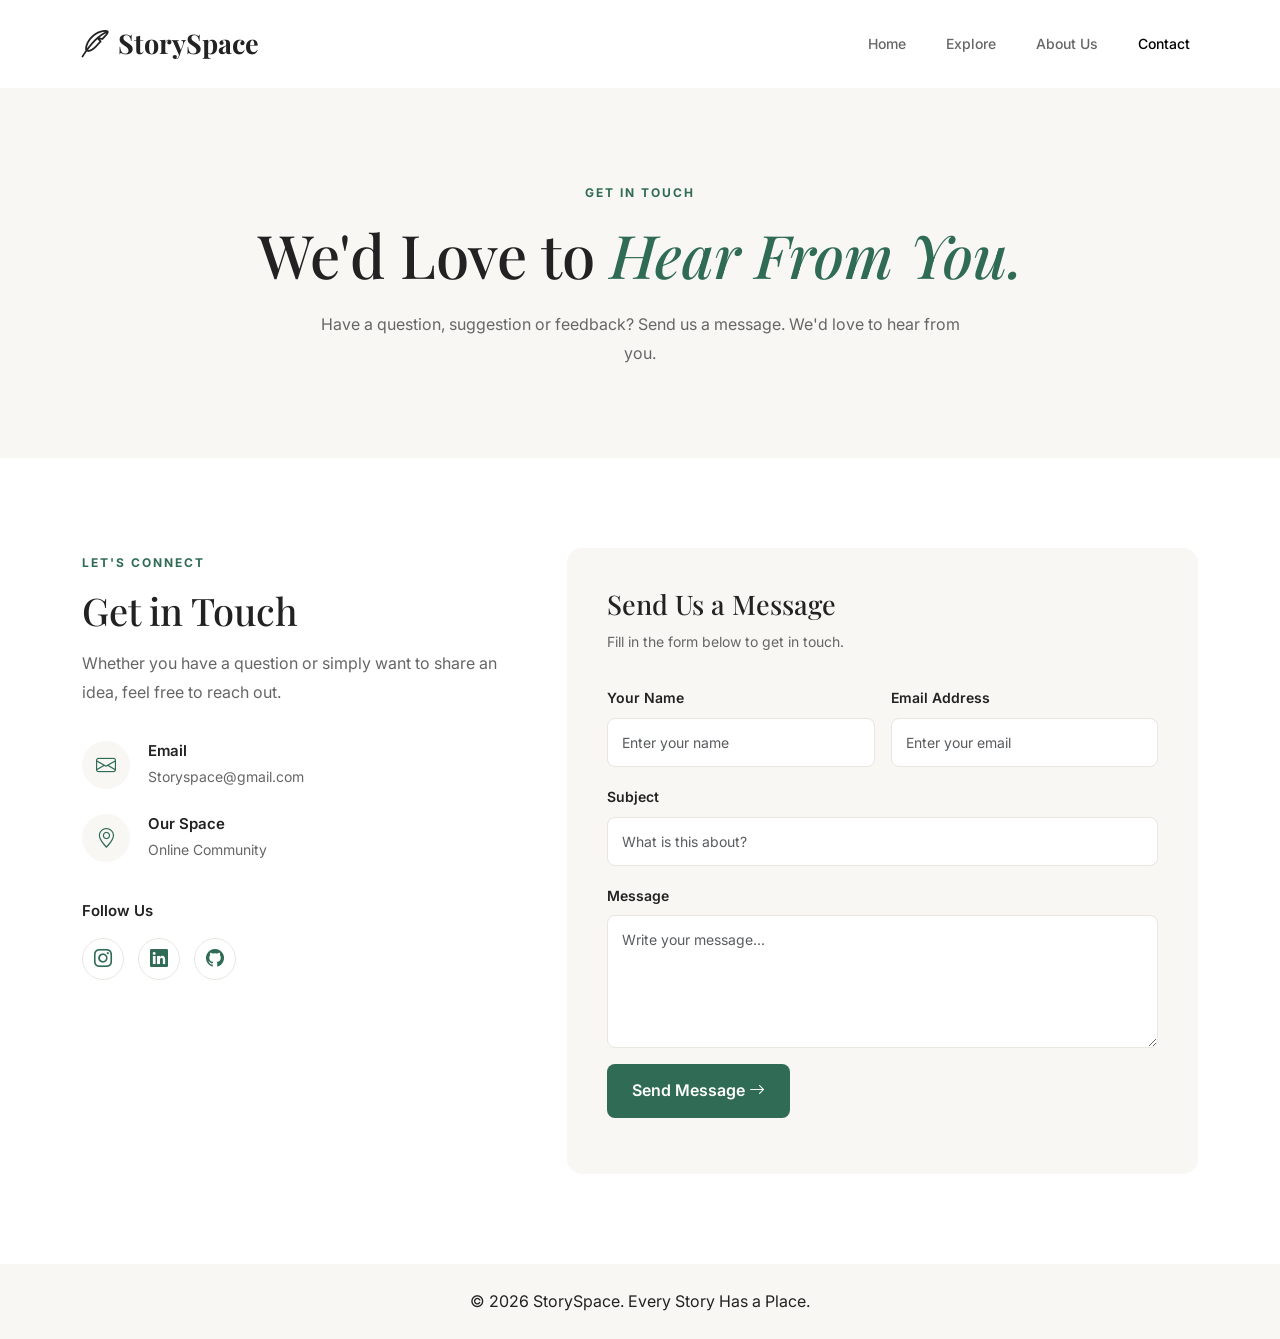
<file: pages/contact.html>
<!DOCTYPE html>
<html lang="en">
<head>
    <meta charset="UTF-8">
    <meta name="viewport" content="width=device-width, initial-scale=1.0">

    <title>Contact Us | StorySpace</title>

    <!-- Google Fonts -->
    <link rel="preconnect" href="https://fonts.googleapis.com">
    <link rel="preconnect" href="https://fonts.gstatic.com" crossorigin>

    <link href="https://fonts.googleapis.com/css2?family=Inter:wght@400;500;600;700&family=Playfair+Display:wght@500;600;700&display=swap" rel="stylesheet">

<!--Favicon --><link rel="icon" type="image/svg+xml" href="../assets/icons/favicon.svg">
    <!-- Bootstrap -->
    <link href="https://cdn.jsdelivr.net/npm/bootstrap@5.3.8/dist/css/bootstrap.min.css" rel="stylesheet">

    <!-- Bootstrap Icons -->
    <link href="https://cdn.jsdelivr.net/npm/bootstrap-icons@1.13.1/font/bootstrap-icons.min.css" rel="stylesheet">

    <!-- Custom CSS -->
    <link rel="stylesheet" href="../css/style.css">
    <link rel="stylesheet" href="../css/responsive.css">
    <link rel="stylesheet" href="../css/contact.css">
</head>

<body>

    <!-- Navbar -->
    <nav class="navbar navbar-expand-lg py-3 bg-white">
        <div class="container">

            <a class="navbar-brand" href="../index.html">
                <i class="bi bi-feather"></i>
                StorySpace
            </a>

            <button class="navbar-toggler" type="button"
                data-bs-toggle="collapse"
                data-bs-target="#contactNavbar">

                <span class="navbar-toggler-icon"></span>

            </button>

            <div class="collapse navbar-collapse" id="contactNavbar">

                <ul class="navbar-nav ms-auto gap-lg-4">

                    <li class="nav-item">
                        <a class="nav-link" href="../index.html">Home</a>
                    </li>

                    <li class="nav-item">
                        <a class="nav-link" href="explore.html">Explore</a>
                    </li>

                    <li class="nav-item">
                        <a class="nav-link" href="about.html">About Us</a>
                    </li>

                    <li class="nav-item">
                        <a class="nav-link active" href="contact.html">Contact</a>
                    </li>

                </ul>

            </div>

        </div>
    </nav>


    <!-- Contact Hero -->
    <section class="contact-hero">

        <div class="container text-center">

            <span class="contact-label">GET IN TOUCH</span>

            <h1>We'd Love to <span>Hear From You.</span></h1>

            <p>
                Have a question, suggestion or feedback?
                Send us a message. We'd love to hear from you.
            </p>

        </div>

    </section>


    <!-- Contact Section -->
    <section class="contact-section">

        <div class="container">

            <div class="row g-5">

                <!-- Contact Information -->
                <div class="col-lg-5">

                    <span class="contact-label">LET'S CONNECT</span>

                    <h2>Get in Touch</h2>

                    <p class="contact-description">
                        Whether you have a question or simply want to
                        share an idea, feel free to reach out.
                    </p>

                    <div class="contact-info-item">

                        <i class="bi bi-envelope"></i>

                        <div>
                            <h5>Email</h5>
                            <p>Storyspace@gmail.com</p>
                        </div>

                    </div>

                    <div class="contact-info-item">

                        <i class="bi bi-geo-alt"></i>

                        <div>
                            <h5>Our Space</h5>
                            <p>Online Community</p>
                        </div>

                    </div>

                    <div class="contact-social">

                        <h5>Follow Us</h5>

                        <a href="#" aria-label="Instagram">
                            <i class="bi bi-instagram"></i>
                        </a>

                        <a href="#" aria-label="LinkedIn">
                            <i class="bi bi-linkedin"></i>
                        </a>

                        <a href="#" aria-label="GitHub">
                            <i class="bi bi-github"></i>
                        </a>

                    </div>

                </div>


                <!-- Contact Form -->
                <div class="col-lg-7">

                    <div class="contact-form-card">

                        <h3>Send Us a Message</h3>

                        <p>Fill in the form below to get in touch.</p>

                        <form id="contactForm">

                            <div class="row g-3">

                                <div class="col-md-6">

                                    <label for="contactName" class="form-label">
                                        Your Name
                                    </label>

                                    <input
                                        type="text"
                                        class="form-control"
                                        id="contactName"
                                        placeholder="Enter your name"
                                        required>

                                </div>

                                <div class="col-md-6">

                                    <label for="contactEmail" class="form-label">
                                        Email Address
                                    </label>

                                    <input
                                        type="email"
                                        class="form-control"
                                        id="contactEmail"
                                        placeholder="Enter your email"
                                        required>

                                </div>

                                <div class="col-12">

                                    <label for="contactSubject" class="form-label">
                                        Subject
                                    </label>

                                    <input
                                        type="text"
                                        class="form-control"
                                        id="contactSubject"
                                        placeholder="What is this about?"
                                        required>

                                </div>

                                <div class="col-12">

                                    <label for="contactMessage" class="form-label">
                                        Message
                                    </label>

                                    <textarea
                                        class="form-control"
                                        id="contactMessage"
                                        rows="5"
                                        placeholder="Write your message..."
                                        required></textarea>

                                </div>

                                <div class="col-12">

                                    <button type="submit" class="contact-submit-btn">

                                        Send Message
                                        <i class="bi bi-arrow-right"></i>

                                    </button>

                                </div>

                            </div>

                            <p id="contactResponse" class="mt-3"></p>

                        </form>

                    </div>

                </div>

            </div>

        </div>

    </section>


    <!-- Footer -->
    <footer class="py-4 text-center">

        <p class="mb-0">
            © 2026 StorySpace. Every Story Has a Place.
        </p>

    </footer>


    <script src="https://cdn.jsdelivr.net/npm/bootstrap@5.3.8/dist/js/bootstrap.bundle.min.js"></script>

    <script src="../js/contact.js"></script>

</body>
</html>
</file>
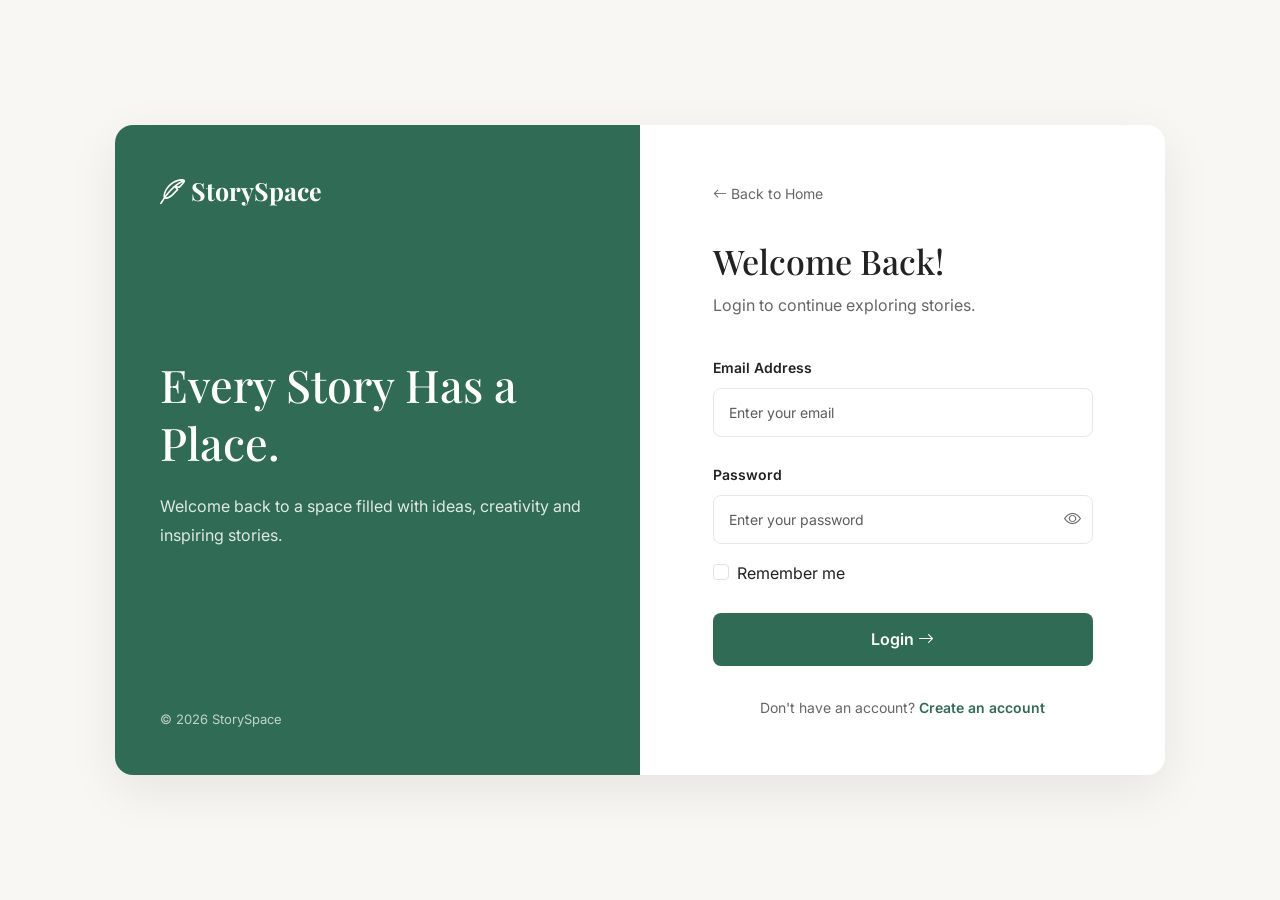
<file: pages/login.html>
<!DOCTYPE html>
<html lang="en">
<head>
    <meta charset="UTF-8">
    <meta name="viewport" content="width=device-width, initial-scale=1.0">

    <title>Login | StorySpace</title>

    <!-- Google Fonts -->
    <link rel="preconnect" href="https://fonts.googleapis.com">
    <link rel="preconnect" href="https://fonts.gstatic.com" crossorigin>

    <link href="https://fonts.googleapis.com/css2?family=Inter:wght@400;500;600;700&family=Playfair+Display:wght@500;600;700&display=swap" rel="stylesheet">

<!--Favicon -->
    <link rel="icon" type="image/svg+xml" href="assets/icons/favicon.svg">
    <!-- Bootstrap -->
    <link href="https://cdn.jsdelivr.net/npm/bootstrap@5.3.8/dist/css/bootstrap.min.css" rel="stylesheet">

    <!-- Bootstrap Icons -->
    <link href="https://cdn.jsdelivr.net/npm/bootstrap-icons@1.13.1/font/bootstrap-icons.min.css" rel="stylesheet">

    <!-- Custom CSS -->
    <link rel="stylesheet" href="../css/style.css">
    <link rel="stylesheet" href="../css/responsive.css">
    <link rel="stylesheet" href="../css/auth.css">
</head>

<body>

    <!-- Login Page -->
    <section class="auth-section">

        <div class="container">

            <div class="auth-card">

                <!-- Left Side -->
                <div class="auth-banner">

                    <a href="../index.html" class="auth-logo">
                        <i class="bi bi-feather"></i>
                        StorySpace
                    </a>

                    <div class="auth-banner-content">

                        <h1>Every Story Has a Place.</h1>

                        <p>
                            Welcome back to a space filled with ideas,
                            creativity and inspiring stories.
                        </p>

                    </div>

                    <p class="auth-footer-text">
                        © 2026 StorySpace
                    </p>

                </div>


                <!-- Right Side -->
                <div class="auth-form-container">

                    <div class="auth-form">

                        <a href="../index.html" class="back-home">
                            <i class="bi bi-arrow-left"></i>
                            Back to Home
                        </a>

                        <h2>Welcome Back!</h2>

                        <p class="auth-description">
                            Login to continue exploring stories.
                        </p>


                        <form id="loginForm">

                            <!-- Email -->
                            <div class="mb-4">

                                <label for="loginEmail" class="form-label">
                                    Email Address
                                </label>

                                <input
                                    type="email"
                                    class="form-control"
                                    id="loginEmail"
                                    placeholder="Enter your email"
                                    required>

                            </div>


                            <!-- Password -->
                            <div class="mb-3">

                                <label for="loginPassword" class="form-label">
                                    Password
                                </label>

                                <div class="password-wrapper">

                                    <input
                                        type="password"
                                        class="form-control"
                                        id="loginPassword"
                                        placeholder="Enter your password"
                                        required>

                                    <button
                                        type="button"
                                        class="password-toggle"
                                        data-target="loginPassword"
                                        aria-label="Show password">

                                        <i class="bi bi-eye"></i>

                                    </button>

                                </div>

                            </div>


                            <!-- Remember Me -->
                            <div class="d-flex justify-content-between align-items-center mb-4">

                                <div class="form-check">

                                    <input
                                        class="form-check-input"
                                        type="checkbox"
                                        id="rememberMe">

                                    <label class="form-check-label" for="rememberMe">
                                        Remember me
                                    </label>

                                </div>

                            </div>


                            <!-- Login Button -->
                            <button type="submit" class="auth-submit-btn">
                                Login
                                <i class="bi bi-arrow-right"></i>
                            </button>

                            <p id="loginMessage" class="auth-message"></p>

                        </form>


                        <div class="auth-switch">
                            Don't have an account?
                            <a href="register.html">Create an account</a>
                        </div>

                    </div>

                </div>

            </div>

        </div>

    </section>


    <!-- JavaScript -->
    <script src="../js/auth.js"></script>

</body>
</html>
</file>
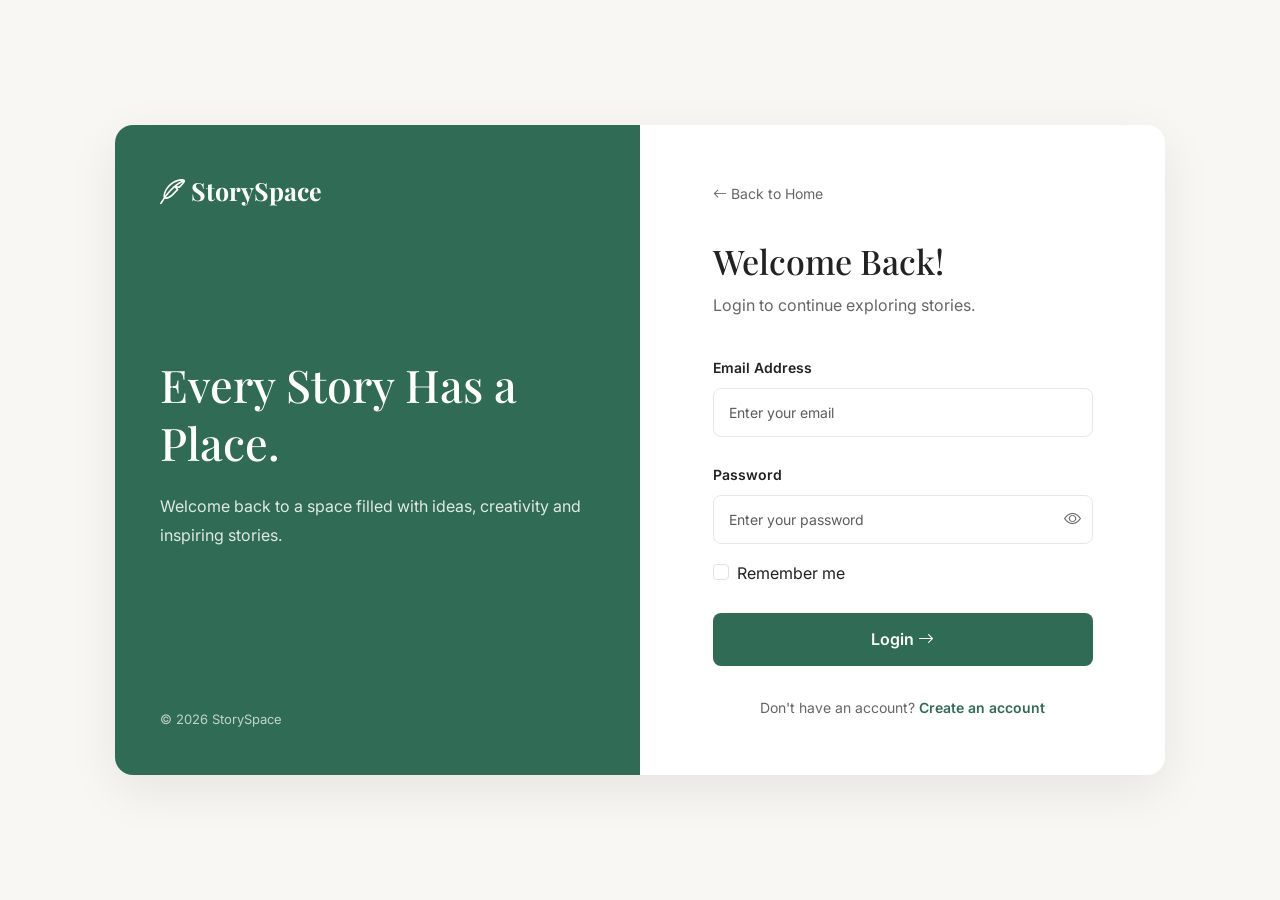
<file: pages/my-stories.html>
<!DOCTYPE html>
<html lang="en">
<head>
    <meta charset="UTF-8">
    <meta name="viewport" content="width=device-width, initial-scale=1.0">

    <title>My Stories | StorySpace</title>

    <!-- Google Fonts -->
    <link rel="preconnect" href="https://fonts.googleapis.com">
    <link rel="preconnect" href="https://fonts.gstatic.com" crossorigin>

<!--Favicon --><link rel="icon" type="image/svg+xml" href="../assets/icons/favicon.svg">
    <link href="https://fonts.googleapis.com/css2?family=Inter:wght@400;500;600;700&family=Playfair+Display:wght@500;600;700&display=swap"
          rel="stylesheet">

    <!-- Bootstrap -->
    <link href="https://cdn.jsdelivr.net/npm/bootstrap@5.3.8/dist/css/bootstrap.min.css" rel="stylesheet">

    <!-- Bootstrap Icons -->
    <link href="https://cdn.jsdelivr.net/npm/bootstrap-icons@1.13.1/font/bootstrap-icons.min.css" rel="stylesheet">

    <!-- Custom CSS -->
    <link rel="stylesheet" href="../css/style.css">
    <link rel="stylesheet" href="../css/responsive.css">
    <link rel="stylesheet" href="../css/my-stories.css">
</head>

<body>

<!-- Navbar -->
<nav class="navbar navbar-expand-lg bg-white py-3">
    <div class="container">

        <a class="navbar-brand" href="../index.html">
            <i class="bi bi-feather"></i>
            StorySpace
        </a>

        <button class="navbar-toggler"
                type="button"
                data-bs-toggle="collapse"
                data-bs-target="#storiesNavbar">

            <span class="navbar-toggler-icon"></span>

        </button>

        <div class="collapse navbar-collapse" id="storiesNavbar">

            <ul class="navbar-nav mx-auto gap-lg-4">

                <li class="nav-item">
                    <a class="nav-link" href="../index.html">Home</a>
                </li>

                <li class="nav-item">
                    <a class="nav-link" href="explore.html">Explore</a>
                </li>
                <li class="nav-item">
                    <a class="nav-link" href="../index.html#categories">categories</a>
                </li>

                <li class="nav-item">
                    <a class="nav-link active" href="my-stories.html">My Stories</a>
                </li>
                <li class="nav-item">
                        <a class="nav-link" href="about.html">
                            About Us
                        </a>
                    </li>

                <li class="nav-item">
                    <a class="btn btn-success" href="write.html">
                        <i class="bi bi-pencil-square"></i>
                        Write a Story
                    </a>
                </li>

            </ul>

        </div>
    </div>
</nav>


<!-- My Stories Section -->
<section class="my-stories-section">

    <div class="container">

        <div class="stories-heading">

            <span class="stories-label">YOUR CREATIVE SPACE</span>

            <h1>My Stories</h1>

            <p>
                Manage your drafts and keep track of your published stories.
            </p>

        </div>


        <!-- Story Tabs -->
        <div class="story-tabs">

            <button class="story-tab active" data-tab="drafts">
                <i class="bi bi-file-earmark-text"></i>
                My Drafts
            </button>

            <button class="story-tab" data-tab="published">
                <i class="bi bi-check-circle"></i>
                Published Stories
            </button>
            <button class="story-tab" data-tab="saved">
                Saved Stories
            </button>

        </div>


        <!-- Story Count -->
        <p class="story-count" id="storyCount">
            0 stories
        </p>


        <!-- Stories Container -->
        <div class="row g-4" id="myStoriesContainer"></div>


        <!-- Empty State -->
        <div class="empty-stories d-none" id="emptyStories">

            <i class="bi bi-journal-text"></i>

            <h3>No stories here yet</h3>

            <p>
                Start writing and your stories will appear here.
            </p>

            <a href="write.html" class="btn btn-success">
                Write Your First Story
            </a>

        </div>

    </div>

</section>


<!-- Footer -->
<footer class="py-4 text-center">

    <p class="mb-0">
        © 2026 StorySpace. Every Story Has a Place.
    </p>

</footer>


<!-- Bootstrap JavaScript -->
<script src="https://cdn.jsdelivr.net/npm/bootstrap@5.3.8/dist/js/bootstrap.bundle.min.js"></script>

<!-- My Stories JavaScript -->
<script src="../js/article.js"></script>
<script src="../js/my-stories.js"></script>

</body>
</html>
</file>
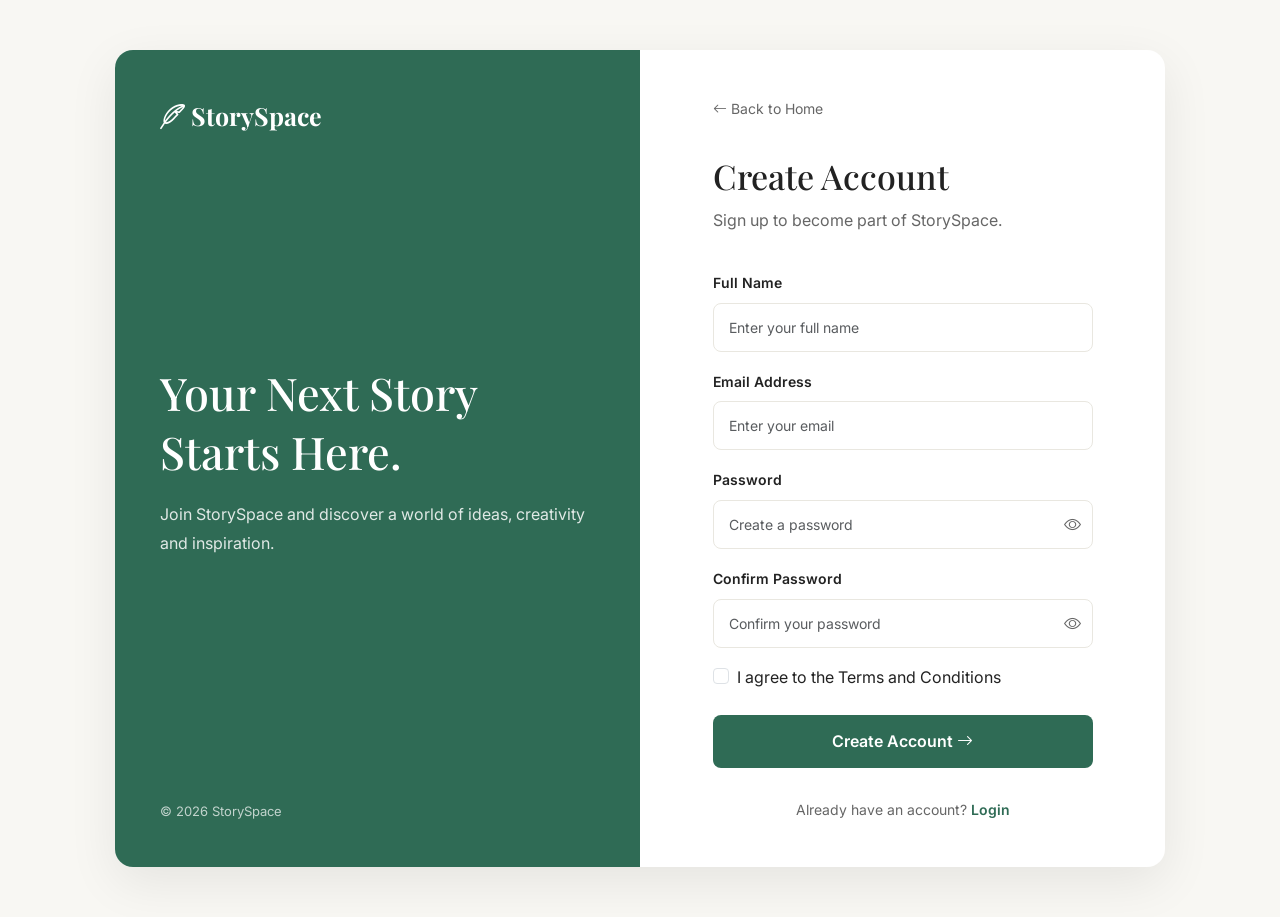
<file: pages/register.html>
<!DOCTYPE html>
<html lang="en">
<head>
    <meta charset="UTF-8">
    <meta name="viewport" content="width=device-width, initial-scale=1.0">

    <title>Register | StorySpace</title>

    <!-- Google Fonts -->
    <link rel="preconnect" href="https://fonts.googleapis.com">
    <link rel="preconnect" href="https://fonts.gstatic.com" crossorigin>

    <link href="https://fonts.googleapis.com/css2?family=Inter:wght@400;500;600;700&family=Playfair+Display:wght@500;600;700&display=swap" rel="stylesheet">

<!--Favicon -->
    <link rel="icon" type="image/svg+xml" href="assets/icons/favicon.svg">
    <!-- Bootstrap -->
    <link href="https://cdn.jsdelivr.net/npm/bootstrap@5.3.8/dist/css/bootstrap.min.css" rel="stylesheet">

    <!-- Bootstrap Icons -->
    <link href="https://cdn.jsdelivr.net/npm/bootstrap-icons@1.13.1/font/bootstrap-icons.min.css" rel="stylesheet">

    <!-- Custom CSS -->
    <link rel="stylesheet" href="../css/style.css">
    <link rel="stylesheet" href="../css/responsive.css">
    <link rel="stylesheet" href="../css/auth.css">
</head>

<body>

    <section class="auth-section">

        <div class="container">

            <div class="auth-card">

                <!-- Left Side -->
                <div class="auth-banner">

                    <a href="../index.html" class="auth-logo">
                        <i class="bi bi-feather"></i>
                        StorySpace
                    </a>

                    <div class="auth-banner-content">

                        <h1>Your Next Story Starts Here.</h1>

                        <p>
                            Join StorySpace and discover a world
                            of ideas, creativity and inspiration.
                        </p>

                    </div>

                    <p class="auth-footer-text">
                        © 2026 StorySpace
                    </p>

                </div>


                <!-- Right Side -->
                <div class="auth-form-container">

                    <div class="auth-form">

                        <a href="../index.html" class="back-home">
                            <i class="bi bi-arrow-left"></i>
                            Back to Home
                        </a>

                        <h2>Create Account</h2>

                        <p class="auth-description">
                            Sign up to become part of StorySpace.
                        </p>


                        <form id="registerForm">

                            <!-- Full Name -->
                            <div class="mb-3">

                                <label for="registerName" class="form-label">
                                    Full Name
                                </label>

                                <input
                                    type="text"
                                    class="form-control"
                                    id="registerName"
                                    placeholder="Enter your full name"
                                    required>

                            </div>


                            <!-- Email -->
                            <div class="mb-3">

                                <label for="registerEmail" class="form-label">
                                    Email Address
                                </label>

                                <input
                                    type="email"
                                    class="form-control"
                                    id="registerEmail"
                                    placeholder="Enter your email"
                                    required>

                            </div>


                            <!-- Password -->
                            <div class="mb-3">

                                <label for="registerPassword" class="form-label">
                                    Password
                                </label>

                                <div class="password-wrapper">

                                    <input
                                        type="password"
                                        class="form-control"
                                        id="registerPassword"
                                        placeholder="Create a password"
                                        minlength="6"
                                        required>

                                    <button
                                        type="button"
                                        class="password-toggle"
                                        data-target="registerPassword"
                                        aria-label="Show password">

                                        <i class="bi bi-eye"></i>

                                    </button>

                                </div>

                            </div>


                            <!-- Confirm Password -->
                            <div class="mb-3">

                                <label for="confirmPassword" class="form-label">
                                    Confirm Password
                                </label>

                                <div class="password-wrapper">

                                    <input
                                        type="password"
                                        class="form-control"
                                        id="confirmPassword"
                                        placeholder="Confirm your password"
                                        required>

                                    <button
                                        type="button"
                                        class="password-toggle"
                                        data-target="confirmPassword"
                                        aria-label="Show password">

                                        <i class="bi bi-eye"></i>

                                    </button>

                                </div>

                            </div>


                            <!-- Terms -->
                            <div class="form-check mb-4">

                                <input
                                    class="form-check-input"
                                    type="checkbox"
                                    id="acceptTerms"
                                    required>

                                <label class="form-check-label" for="acceptTerms">
                                    I agree to the Terms and Conditions
                                </label>

                            </div>


                            <!-- Register Button -->
                            <button type="submit" class="auth-submit-btn">
                                Create Account
                                <i class="bi bi-arrow-right"></i>
                            </button>

                            <p id="registerMessage" class="auth-message"></p>

                        </form>


                        <div class="auth-switch">
                            Already have an account?
                            <a href="login.html">Login</a>
                        </div>

                    </div>

                </div>

            </div>

        </div>

    </section>

    <!-- JavaScript -->
    <script src="../js/auth.js"></script>

</body>
</html>
</file>
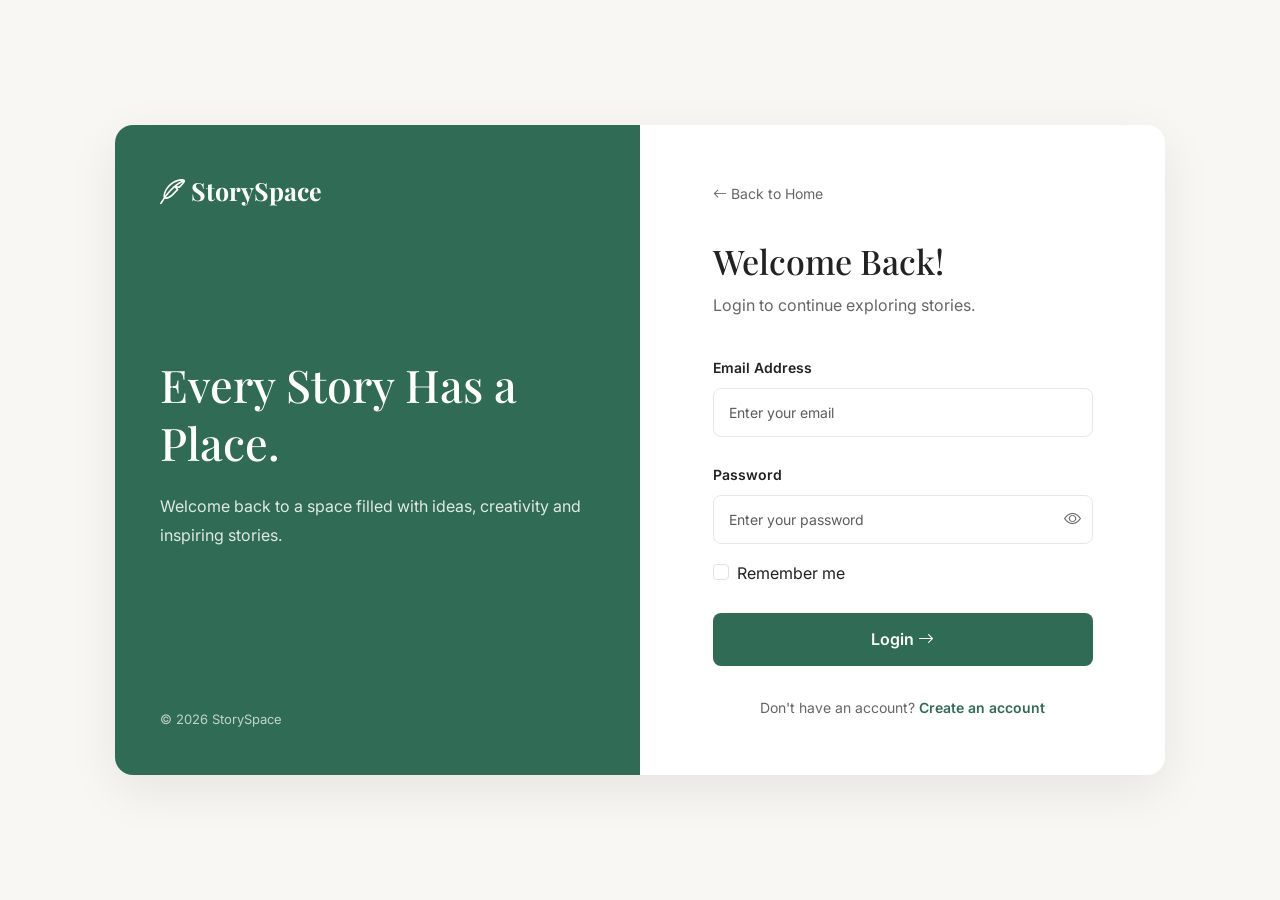
<file: pages/saved.html>
<!DOCTYPE html>
<html lang="en">
<head>
    <meta charset="UTF-8">
    <meta name="viewport" content="width=device-width, initial-scale=1.0">

    <title>Saved Articles | StorySpace</title>

    <!-- Google Fonts -->
    <link rel="preconnect" href="https://fonts.googleapis.com">
    <link rel="preconnect" href="https://fonts.gstatic.com" crossorigin>

    <link href="https://fonts.googleapis.com/css2?family=Inter:wght@400;500;600;700&family=Playfair+Display:wght@500;600;700&display=swap" rel="stylesheet">

<!--Favicon -->
    <link rel="icon" type="image/svg+xml" href="assets/icons/favicon.svg">
    <!-- Bootstrap -->
    <link href="https://cdn.jsdelivr.net/npm/bootstrap@5.3.8/dist/css/bootstrap.min.css" rel="stylesheet">

    <!-- Bootstrap Icons -->
    <link href="https://cdn.jsdelivr.net/npm/bootstrap-icons@1.13.1/font/bootstrap-icons.min.css" rel="stylesheet">

    <!-- Project CSS -->
    <link rel="stylesheet" href="../css/style.css">
    <link rel="stylesheet" href="../css/responsive.css">
    <link rel="stylesheet" href="../css/explore.css">
</head>

<body>

    <!-- Navbar -->
    <nav class="navbar navbar-expand-lg bg-white py-3">
        <div class="container">

            <a class="navbar-brand" href="../index.html">
                <i class="bi bi-feather"></i>
                StorySpace
            </a>

            <button class="navbar-toggler" type="button"
                data-bs-toggle="collapse"
                data-bs-target="#navbarContent">
                <span class="navbar-toggler-icon"></span>
            </button>

            <div class="collapse navbar-collapse" id="navbarContent">

                <ul class="navbar-nav ms-auto align-items-lg-center gap-lg-4">

                    <li class="nav-item">
                        <a class="nav-link" href="../index.html">Home</a>
                    </li>

                    <li class="nav-item">
                        <a class="nav-link" href="explore.html">Explore</a>
                    </li>

                    <li class="nav-item">
                        <a class="nav-link active" href="saved.html">Saved Stories</a>
                    </li>

                </ul>

            </div>
        </div>
    </nav>


    <!-- Saved Articles Section -->
    <section class="explore-section py-5">

        <div class="container">

            <div class="text-center mb-5">

                <span class="article-category">
                    YOUR COLLECTION
                </span>

                <h1 class="display-5 mt-3">
                    Saved Articles
                </h1>

                <p class="text-muted">
                    Your favourite stories, all in one place.
                </p>

            </div>


            <!-- Bookmark Count -->
            <p class="text-muted mb-4" id="savedCount">
                0 saved articles
            </p>


            <!-- Saved Articles Grid -->
            <div class="row g-4" id="savedArticles">

            </div>


            <!-- Empty State -->
            <div class="text-center py-5 d-none" id="emptyState">

                <i class="bi bi-bookmark display-1 text-muted"></i>

                <h3 class="mt-4">
                    No saved articles yet
                </h3>

                <p class="text-muted">
                    Explore StorySpace and bookmark stories you enjoy.
                </p>

                <a href="explore.html" class="btn btn-success mt-3">
                    Explore Articles
                </a>

            </div>

        </div>

    </section>


    <!-- Footer -->
    <footer class="py-4 text-center">
        <p class="mb-0">
            © 2026 StorySpace. Every Story Has a Place.
        </p>
    </footer>


    <!-- Bootstrap JavaScript -->
    <script src="https://cdn.jsdelivr.net/npm/bootstrap@5.3.8/dist/js/bootstrap.bundle.min.js"></script>

    <!-- Articles Data -->
    <script src="../js/article.js"></script>

    <!-- Saved Articles Logic -->
    <script src="../js/saved.js"></script>

</body>
</html>
</file>
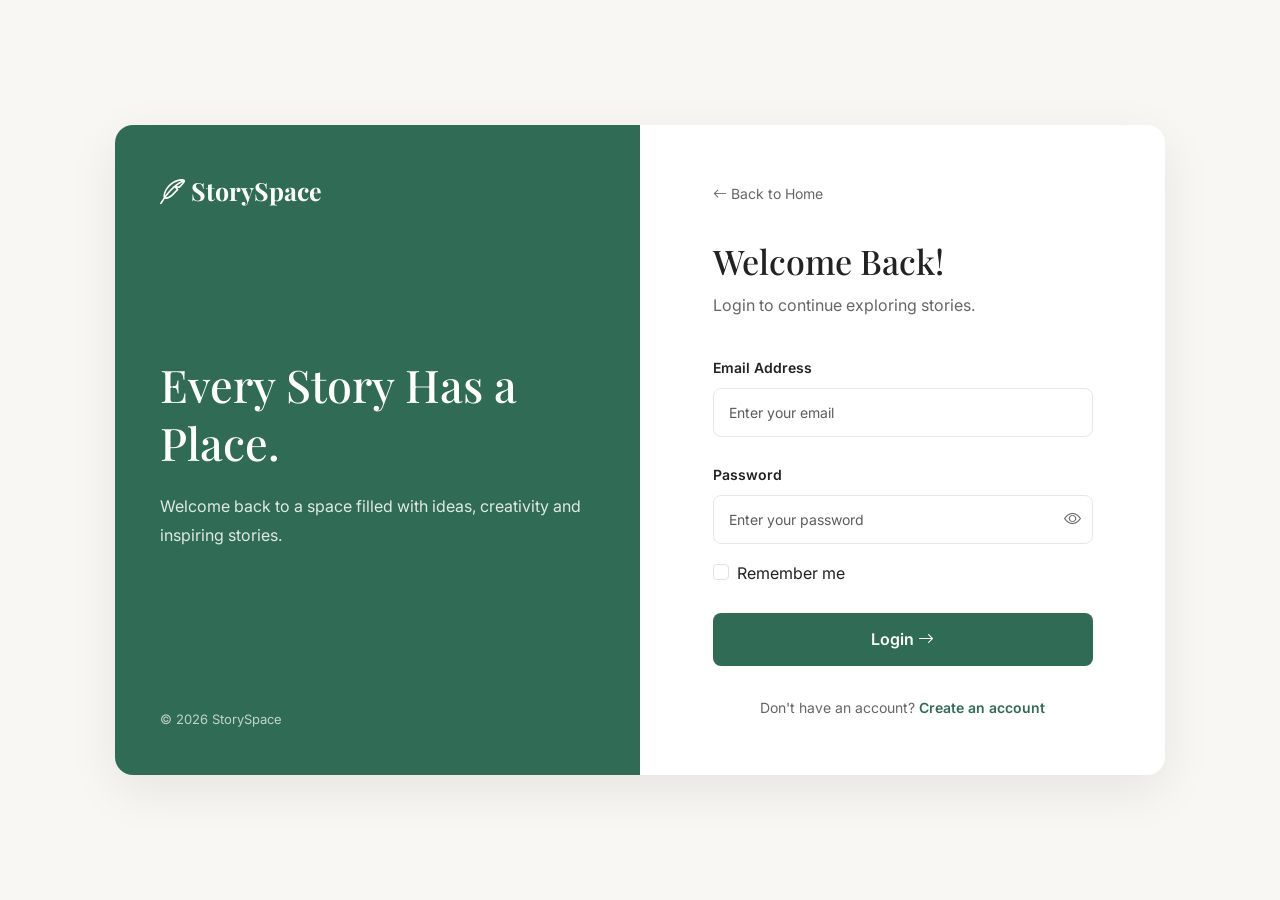
<file: pages/write.html>
<!DOCTYPE html>
<html lang="en">
<head>
    <meta charset="UTF-8">
    <meta name="viewport" content="width=device-width, initial-scale=1.0">

    <title>Write a Story | StorySpace</title>

    <!-- Google Fonts -->
    <link rel="preconnect" href="https://fonts.googleapis.com">
    <link rel="preconnect" href="https://fonts.gstatic.com" crossorigin>

    <link href="https://fonts.googleapis.com/css2?family=Inter:wght@400;500;600;700&family=Playfair+Display:wght@500;600;700&display=swap" rel="stylesheet">

<!--Favicon -->
    <link rel="icon" type="image/svg+xml" href="assets/icons/favicon.svg">
    <!-- Bootstrap -->
    <link href="https://cdn.jsdelivr.net/npm/bootstrap@5.3.8/dist/css/bootstrap.min.css" rel="stylesheet">

    <!-- Bootstrap Icons -->
    <link href="https://cdn.jsdelivr.net/npm/bootstrap-icons@1.13.1/font/bootstrap-icons.min.css" rel="stylesheet">

    <!-- Custom CSS -->
    <link rel="stylesheet" href="../css/style.css">
    <link rel="stylesheet" href="../css/responsive.css">
    <link rel="stylesheet" href="../css/write.css">
</head>

<body>

    <!-- Navbar -->
    <nav class="navbar navbar-expand-lg bg-white py-3">

        <div class="container">

            <a class="navbar-brand" href="../index.html">
                <i class="bi bi-feather"></i>
                StorySpace
            </a>

            <button class="navbar-toggler"
                type="button"
                data-bs-toggle="collapse"
                data-bs-target="#writeNavbar">

                <span class="navbar-toggler-icon"></span>

            </button>

            <div class="collapse navbar-collapse" id="writeNavbar">

                <ul class="navbar-nav ms-auto gap-lg-4">

                    <li class="nav-item">
                        <a class="nav-link" href="../index.html">Home</a>
                    </li>

                    <li class="nav-item">
                        <a class="nav-link" href="explore.html">Explore</a>
                    </li>

                    <li class="nav-item">
                        <a class="nav-link" href="saved.html">Saved Stories</a>
                    </li>

                </ul>

            </div>

        </div>

    </nav>


    <!-- Writing Section -->
    <section class="write-section">

        <div class="container">

            <!-- Page Heading -->
            <div class="write-heading">

                <span class="write-label">YOUR CREATIVE SPACE</span>

                <h1>Create Your Story</h1>

                <p>
                    Every great story begins with an idea.
                    Start writing yours today.
                </p>

            </div>


            <!-- Writing Editor -->
            <div class="write-card">

                <form id="storyForm">

                    <!-- Story Title -->
                    <div class="mb-4">

                        <label for="storyTitle" class="form-label">
                            Story Title
                        </label>

                        <input
                            type="text"
                            id="storyTitle"
                            class="form-control title-input"
                            placeholder="Give your story a title..."
                            maxlength="100"
                            required>

                    </div>


                    <!-- Category -->
                    <div class="mb-4">

                        <label for="storyCategory" class="form-label">
                            Category
                        </label>

                        <select
                            id="storyCategory"
                            class="form-select"
                            required>

                            <option value="">Choose a category</option>
                            <option value="Technology">Technology</option>
                            <option value="Programming">Programming</option>
                            <option value="Lifestyle">Lifestyle</option>
                            <option value="Travel">Travel</option>
                            <option value="Business">Business</option>
                            <option value="Other">Other</option>

                        </select>

                    </div>


                    <!-- Short Description -->
                    <div class="mb-4">

                        <label for="storyDescription" class="form-label">
                            Short Description
                        </label>

                        <textarea
                            id="storyDescription"
                            class="form-control"
                            rows="3"
                            maxlength="250"
                            placeholder="Briefly describe your story..."
                            required></textarea>

                    </div>


                    <!-- Cover Image -->
                    <div class="mb-4">

                        <label for="storyCover" class="form-label">
                            Cover Image
                        </label>

                        <input
                            type="file"
                            id="storyCover"
                            class="form-control"
                            accept="image/png, image/jpeg, image/webp">

                        <div id="coverPreview" class="cover-preview d-none">

                            <img id="previewImage" src="" alt="Cover preview">

                        </div>

                    </div>


                    <!-- Story Content -->
                    <div class="mb-4">

                        <label for="storyContent" class="form-label">
                            Your Story
                        </label>

                        <textarea
                            id="storyContent"
                            class="form-control story-editor"
                            rows="14"
                            placeholder="Start writing your story here..."
                            required></textarea>

                        <div class="word-count">
                            <span id="wordCount">0</span> words
                        </div>

                    </div>


                    <!-- Editor Actions -->
                    <div class="write-actions">

                        <button
                            type="button"
                            id="previewStory"
                            class="btn btn-outline-success">

                            <i class="bi bi-eye"></i>
                            Preview

                        </button>

                        <button
                            type="button"
                            id="saveDraft"
                            class="btn btn-outline-secondary">

                            <i class="bi bi-save"></i>
                            Save Draft

                        </button>

                        <button
                            type="submit"
                            id="publishStory"
                            class="btn btn-success">

                            <i class="bi bi-check-circle"></i>
                            Publish Story

                        </button>

                    </div>

                    <p id="writeMessage" class="mt-3"></p>

                </form>

            </div>

        </div>

    </section>


    <!-- Preview Modal -->
    <div class="modal fade" id="previewModal" tabindex="-1">

        <div class="modal-dialog modal-lg modal-dialog-scrollable">

            <div class="modal-content">

                <div class="modal-header">

                    <h5 class="modal-title">Story Preview</h5>

                    <button
                        type="button"
                        class="btn-close"
                        data-bs-dismiss="modal">
                    </button>

                </div>

                <div class="modal-body">

                    <img
                        id="modalCover"
                        class="preview-modal-image d-none"
                        src=""
                        alt="Story cover">

                    <span id="modalCategory" class="write-label"></span>

                    <h2 id="modalTitle" class="preview-title"></h2>

                    <p id="modalDescription" class="text-muted"></p>

                    <hr>

                    <div id="modalContent" class="preview-content"></div>

                </div>

            </div>

        </div>

    </div>


    <!-- Footer -->
    <footer class="py-4 text-center">

        <p class="mb-0">
            © 2026 StorySpace. Every Story Has a Place.
        </p>

    </footer>


    <!-- Bootstrap JavaScript -->
    <script src="https://cdn.jsdelivr.net/npm/bootstrap@5.3.8/dist/js/bootstrap.bundle.min.js"></script>

    <!-- Writing JavaScript -->
    <script src="../js/write.js"></script>

</body>
</html>
</file>
<file: css/style.css>
/* =====================================
   STORYSPACE - GLOBAL STYLES
===================================== */

:root {
    --primary: #2F6B55;
    --primary-dark: #245440;
    --background: #F8F7F3;
    --white: #FFFFFF;
    --dark: #222222;
    --text: #666666;
    --border: #E9E7E0;

    --heading-font: 'Playfair Display', serif;
    --body-font: 'Inter', sans-serif;
}

* {
    margin: 0;
    padding: 0;
    box-sizing: border-box;
}

html {
    scroll-behavior: smooth;
}

body {
    font-family: var(--body-font);
    background: var(--background);
    color: var(--dark);
    line-height: 1.7;
}

a {
    text-decoration: none;
    color: inherit;
}

img {
    max-width: 100%;
    display: block;
}

.section-padding {
    padding: 85px 0;
}


/* =====================================
   NAVIGATION BAR
===================================== */

.main-header {
    background: rgba(248, 247, 243, 0.95);
    border-bottom: 1px solid var(--border);
    position: sticky;
    top: 0;
    z-index: 1000;
}

.navbar {
    padding: 18px 0;
}

.navbar-brand {
    font-family: var(--heading-font);
    font-size: 27px;
    font-weight: 700;
    color: var(--dark) !important;
    display: flex;
    align-items: center;
    gap: 9px;
}

.brand-icon {
    background: var(--primary);
    color: var(--white);
    width: 36px;
    height: 36px;
    border-radius: 9px;
    display: inline-flex;
    justify-content: center;
    align-items: center;
    font-size: 19px;
}

.brand-dot {
    color: var(--primary);
}

.navbar-nav {
    gap: 25px;
}

.nav-link {
    font-size: 14px;
    font-weight: 500;
    color: var(--text);
    transition: 0.3s;
}

.nav-link:hover,
.nav-link.active {
    color: var(--primary);
}

.nav-actions {
    display: flex;
    align-items: center;
    gap: 24px;
}

.login-link {
    font-size: 14px;
    font-weight: 600;
}

.login-link:hover {
    color: var(--primary);
}

.signup-btn {
    border-radius: 30px;
    padding: 11px 23px;
    font-size: 13px;
    font-weight: 600;
}


/* =====================================
   HERO SECTION
===================================== */

.hero-section {
    padding: 85px 0 95px;
    overflow: hidden;
}

.hero-content {
    padding-right: 45px;
}

.hero-label,
.section-label {
    color: var(--primary);
    font-size: 11px;
    font-weight: 700;
    letter-spacing: 2px;
    display: inline-block;
}

.hero-label {
    background: #E8EFE9;
    padding: 9px 15px;
    border-radius: 30px;
}

.hero-label i {
    margin-right: 5px;
}

.hero-content h1 {
    font-family: var(--heading-font);
    font-size: clamp(48px, 5.5vw, 76px);
    font-weight: 700;
    line-height: 1.15;
    margin: 25px 0;
    letter-spacing: -2px;
}

.hero-content h1 span {
    color: var(--primary);
    font-style: italic;
}

.hero-content > p {
    color: var(--text);
    font-size: 16px;
    max-width: 460px;
    margin-bottom: 30px;
}

.hero-buttons {
    display: flex;
    flex-wrap: wrap;
    gap: 13px;
}

.btn-primary-custom,
.btn-outline-custom {
    padding: 13px 23px;
    border-radius: 30px;
    font-size: 13px;
    font-weight: 600;
    transition: 0.3s;
}

.btn-primary-custom {
    background: var(--primary);
    color: var(--white);
}

.btn-primary-custom:hover {
    background: var(--primary-dark);
    color: var(--white);
    transform: translateY(-2px);
}

.btn-primary-custom i {
    margin-left: 8px;
}

.btn-outline-custom {
    border: 1px solid var(--border);
    color: var(--dark);
}

.btn-outline-custom:hover {
    background: var(--dark);
    color: var(--white);
}

.hero-note {
    color: #888888;
    font-size: 12px;
    margin-top: 32px;
}

.hero-note i {
    color: var(--primary);
    margin-right: 7px;
}

.hero-image-wrapper {
    padding-left: 35px;
}

.hero-image {
    width: 100%;
    height: 440px;
    object-fit: cover;
    border-radius: 12px;
    box-shadow: 0 20px 50px rgba(0, 0, 0, 0.08);
}


/* =====================================
   SECTION HEADINGS
===================================== */

.section-heading {
    display: flex;
    justify-content: space-between;
    align-items: end;
    margin-bottom: 35px;
}

.section-heading h2 {
    font-family: var(--heading-font);
    font-size: 36px;
    font-weight: 700;
    margin-top: 8px;
}

.view-all-link {
    color: var(--primary);
    font-size: 13px;
    font-weight: 600;
    padding-bottom: 8px;
}

.view-all-link i {
    margin-left: 5px;
}


/* =====================================
   FEATURED STORIES
===================================== */

.featured-section {
    background: var(--white);
}

.featured-card {
    position: relative;
    height: 440px;
    overflow: hidden;
    border-radius: 12px;
    color: var(--white);
}

.featured-card::after {
    content: "";
    position: absolute;
    inset: 0;
    background: linear-gradient(
        to top,
        rgba(0, 0, 0, 0.88),
        rgba(0, 0, 0, 0.05)
    );
}

.featured-card > img {
    width: 100%;
    height: 100%;
    object-fit: cover;
    transition: transform 0.5s;
}

.featured-card:hover > img {
    transform: scale(1.05);
}

.featured-card-content {
    position: absolute;
    bottom: 0;
    left: 0;
    z-index: 1;
    padding: 32px;
}

.article-category {
    color: #B7D9C3;
    font-size: 10px;
    font-weight: 700;
    letter-spacing: 1.5px;
}

.featured-card h3 {
    font-family: var(--heading-font);
    font-size: 29px;
    margin: 12px 0;
    font-weight: 700;
}

.featured-card-content p {
    font-size: 13px;
    color: #E2E2E2;
    max-width: 470px;
}

.article-meta {
    display: flex;
    gap: 22px;
    font-size: 11px;
    color: #D6D6D6;
    margin-top: 20px;
}

.side-featured {
    display: flex;
    flex-direction: column;
    gap: 20px;
    height: 100%;
}

.small-feature-card {
    display: flex;
    gap: 20px;
    flex: 1;
    align-items: center;
    min-height: 190px;
}

.small-feature-card img {
    width: 44%;
    height: 170px;
    object-fit: cover;
    border-radius: 9px;
}

.small-feature-card h4 {
    font-family: var(--heading-font);
    font-size: 19px;
    font-weight: 700;
    margin: 9px 0;
}

.small-feature-card p {
    font-size: 11px;
    color: var(--text);
}


/* =====================================
   LATEST STORIES
===================================== */

.latest-section {
    background: var(--background);
}

.article-card {
    background: var(--white);
    border-radius: 11px;
    overflow: hidden;
    height: 100%;
    transition: 0.3s;
    border: 1px solid transparent;
}

.article-card:hover {
    transform: translateY(-6px);
    border-color: var(--border);
    box-shadow: 0 12px 35px rgba(0, 0, 0, 0.06);
}

.article-card > img {
    width: 100%;
    height: 220px;
    object-fit: cover;
    transition: 0.4s;
}

.article-card:hover > img {
    transform: scale(1.03);
}

.article-card-content {
    padding: 23px;
}

.article-card h3 {
    font-family: var(--heading-font);
    font-size: 21px;
    line-height: 1.4;
    font-weight: 700;
    margin: 12px 0;
}

.article-card-content p {
    color: var(--text);
    font-size: 11px;
    margin: 0;
}


/* =====================================
   CATEGORIES
===================================== */

.categories-section {
    background: var(--white);
}

.category-list {
    display: grid;
    grid-template-columns: repeat(5, 1fr);
    gap: 15px;
}

.category-item {
    display: flex;
    flex-direction: column;
    align-items: center;
    justify-content: center;
    gap: 12px;
    padding: 30px 15px;
    border: 1px solid var(--border);
    border-radius: 10px;
    transition: 0.3s;
    font-size: 13px;
    font-weight: 600;
}

.category-item i {
    font-size: 27px;
    color: var(--primary);
}

.category-item:hover {
    background: #EDF3EE;
    border-color: var(--primary);
    transform: translateY(-4px);
}


/* =====================================
   NEWSLETTER
===================================== */

.newsletter-section {
    background: #E9EFE9;
    padding: 85px 0;
    text-align: center;
}

.newsletter-content {
    max-width: 650px;
    margin: auto;
}

.newsletter-content h2 {
    font-family: var(--heading-font);
    font-size: 40px;
    font-weight: 700;
    line-height: 1.3;
    margin: 15px 0;
}

.newsletter-content > p {
    color: var(--text);
    font-size: 14px;
    margin-bottom: 25px;
}

.newsletter-form {
    display: flex;
    max-width: 500px;
    margin: auto;
    background: var(--white);
    padding: 6px;
    border-radius: 40px;
    border: 1px solid var(--border);
}

.newsletter-form input {
    flex: 1;
    min-width: 0;
    border: none;
    outline: none;
    padding: 12px 17px;
    background: transparent;
    font-family: var(--body-font);
    font-size: 12px;
}

.newsletter-form button {
    border: none;
    background: var(--primary);
    color: var(--white);
    border-radius: 30px;
    padding: 12px 22px;
    font-size: 12px;
    font-weight: 600;
    cursor: pointer;
    transition: 0.3s;
}

.newsletter-form button:hover {
    background: var(--primary-dark);
}

.newsletter-form button i {
    margin-left: 5px;
}

#newsletterMessage {
    display: block;
    margin-top: 12px;
    color: var(--primary);
}


/* =====================================
   FOOTER
===================================== */

.main-footer {
    background: #202B25;
    color: var(--white);
    padding: 65px 0 20px;
}

.footer-brand {
    color: var(--white) !important;
}

.main-footer .col-lg-5 > p {
    color: #B5BDB8;
    font-size: 13px;
    max-width: 350px;
    margin-top: 18px;
}

.main-footer h5 {
    font-size: 14px;
    font-weight: 700;
    margin-bottom: 20px;
}

.main-footer .col-lg-3 > a,
.main-footer .col-lg-4 > a {
    display: block;
    color: #B5BDB8;
    font-size: 12px;
    margin-bottom: 12px;
    transition: 0.3s;
}

.main-footer a:hover {
    color: #A9D3B6;
}

.social-links {
    display: flex;
    gap: 17px;
    margin-top: 18px;
}

.social-links a {
    color: #B5BDB8;
    font-size: 18px;
}

.footer-bottom {
    border-top: 1px solid #3B4941;
    margin-top: 45px;
    padding-top: 20px;
    display: flex;
    justify-content: space-between;
    gap: 15px;
}

.footer-bottom p {
    color: #B5BDB8;
    font-size: 11px;
    margin: 0;
}

.footer-bottom i {
    color: #D98D86;
}
/* ========================================
   LOGGED-IN NAVBAR
======================================== */

.navbar-nav {
    list-style: none;
}

.navbar-nav .nav-item {
    list-style: none;
}

.user-welcome {
    white-space: nowrap;
    font-weight: 500;
    color: var(--dark) !important;
    padding: 8px 12px !important;
}

#navUsername {
    color: var(--primary);
    font-weight: 700;
}

.logout-btn {
    background: transparent;
    color: #dc3545;
    border: 1px solid #dc3545;
    padding: 9px 18px;
    border-radius: 8px;
    font-weight: 500;
    transition: 0.3s;
    white-space: nowrap;
}

.logout-btn:hover {
    background: #dc3545;
    color: white;
}

@media (max-width: 991px) {
    .user-welcome {
        padding-left: 0 !important;
    }

    .logout-btn {
        margin-top: 8px;
    }
}

/* Remove unwanted navbar bullets */

#userNav,
#logoutNav {
    list-style: none !important;
    list-style-type: none !important;
}

#userNav::marker,
#logoutNav::marker {
    content: "";
}

/* Keep username fully visible */

#userNav {
    display: flex;
    align-items: center;
    flex-shrink: 0;
}

#userNav .user-welcome {
    white-space: nowrap;
    padding: 8px 12px !important;
}

/* Navbar spacing */

#logoutNav {
    margin-left: 8px;
    flex-shrink: 0;
}

/* Remove bullets from all navbar items */

nav .navbar-nav {
    list-style: none !important;
    padding-left: 0 !important;
    margin-bottom: 0;
}

nav .navbar-nav > li {
    list-style: none !important;
    list-style-type: none !important;
}

nav .navbar-nav > li::marker {
    content: "" !important;
}

nav .navbar-nav > li::before {
    content: none !important;
    display: none !important;
}
</file>
<file: css/responsive.css>
/* =====================================
   STORYSPACE - RESPONSIVE DESIGN
===================================== */

/* Tablets and smaller laptops */
@media (max-width: 991px) {

    .navbar-nav {
        gap: 8px;
        padding-top: 15px;
    }

    .nav-actions {
        padding: 15px 0 5px;
    }

    .hero-section {
        padding: 60px 0;
    }

    .hero-content {
        padding-right: 15px;
    }

    .hero-image-wrapper {
        padding-left: 15px;
        margin-top: 40px;
    }

    .hero-image {
        height: 380px;
    }

    .category-list {
        grid-template-columns: repeat(3, 1fr);
    }

    .small-feature-card img {
        width: 40%;
    }
}


/* Tablets and mobile devices */
@media (max-width: 767px) {

    .section-padding {
        padding: 60px 0;
    }

    .hero-section {
        padding: 55px 0;
    }

    .hero-content h1 {
        font-size: 54px;
        letter-spacing: -1.5px;
    }

    .hero-content > p {
        font-size: 14px;
    }

    .hero-image-wrapper {
        margin-top: 35px;
    }

    .hero-image {
        height: 330px;
    }

    .section-heading h2 {
        font-size: 29px;
    }

    .featured-card {
        height: 380px;
    }

    .featured-card h3 {
        font-size: 24px;
    }

    .side-featured {
        margin-top: 25px;
    }

    .small-feature-card {
        min-height: 150px;
    }

    .small-feature-card img {
        height: 135px;
    }

    .article-card > img {
        height: 200px;
    }

    .category-list {
        grid-template-columns: repeat(2, 1fr);
    }

    .newsletter-section {
        padding: 65px 0;
    }

    .newsletter-content h2 {
        font-size: 32px;
    }

    .footer-bottom {
        flex-direction: column;
        gap: 10px;
    }
}


/* Small mobile devices */
@media (max-width: 480px) {

    .navbar-brand {
        font-size: 23px;
    }

    .hero-content h1 {
        font-size: 43px;
    }

    .hero-buttons {
        flex-direction: column;
        align-items: flex-start;
    }

    .hero-image {
        height: 260px;
    }

    .section-heading {
        align-items: flex-start;
        gap: 10px;
    }

    .section-heading h2 {
        font-size: 25px;
    }

    .view-all-link {
        font-size: 11px;
        white-space: nowrap;
        padding-top: 20px;
    }

    .featured-card {
        height: 350px;
    }

    .featured-card-content {
        padding: 20px;
    }

    .featured-card h3 {
        font-size: 21px;
    }

    .small-feature-card {
        gap: 12px;
    }

    .small-feature-card img {
        width: 42%;
        height: 120px;
    }

    .small-feature-card h4 {
        font-size: 16px;
    }

    .category-list {
        gap: 10px;
    }

    .category-item {
        padding: 22px 10px;
        font-size: 12px;
    }

    .newsletter-content h2 {
        font-size: 27px;
    }

    .newsletter-form {
        flex-direction: column;
        border-radius: 12px;
        padding: 10px;
    }

    .newsletter-form input {
        padding: 13px;
    }

    .newsletter-form button {
        width: 100%;
    }
}

/* =====================================
   FIX MOBILE RIGHT-SIDE EMPTY SPACE
===================================== */

@media (max-width: 767px) {

    html,
    body {
        width: 100%;
        max-width: 100%;
    }

    .hero-section .container {
        width: 100%;
        max-width: 100%;
        padding-left: 20px;
        padding-right: 20px;
    }

    .hero-section .row {
        margin-left: 0;
        margin-right: 0;
    }

    .hero-content,
    .hero-image-wrapper {
        width: 100%;
        max-width: 100%;
        flex: 0 0 100%;
    }

    .hero-content,
    .hero-image-wrapper {
        padding-left: 0;
        padding-right: 0;
    }

    .hero-image-wrapper {
        margin-top: 30px;
    }

    .hero-image {
        width: 100%;
        max-width: 100%;
        height: 280px;
        object-fit: cover;
    }
}

/* EXPLORE PAGE RESPONSIVENESS */

@media (max-width: 767px) {

    .explore-hero {
        padding: 60px 0;
    }

    .explore-hero h1 {
        font-size: 43px;
    }

    .explore-hero > .container > p {
        font-size: 13px;
        padding: 0 10px;
    }

    .explore-search {
        border-radius: 12px;
        padding: 8px 10px;
    }

    .explore-search button {
        padding: 11px 15px;
    }

    .explore-topbar {
        align-items: flex-start;
        flex-direction: column;
    }

    .explore-topbar h2 {
        font-size: 28px;
    }

    .sort-wrapper {
        width: 100%;
        justify-content: space-between;
    }

    .filter-list {
        flex-wrap: nowrap;
        overflow-x: auto;
        padding-bottom: 18px;
        scrollbar-width: thin;
    }

    .filter-btn {
        flex-shrink: 0;
    }

    .explore-content {
        padding: 55px 0 70px;
    }
}

@media (max-width: 480px) {

    .explore-search {
        gap: 8px;
    }

    .explore-search input {
        font-size: 11px;
    }

    .explore-search button {
        font-size: 11px;
        padding: 10px 12px;
    }
}

/* =====================================
   ARTICLE PAGE RESPONSIVENESS
===================================== */

@media (max-width: 767px) {

    .article-header-section {
        padding: 45px 0;
    }

    .article-breadcrumb {
        margin-bottom: 30px;
        font-size: 10px;
    }

    .article-heading h1 {
        font-size: 39px;
    }

    .article-subtitle {
        font-size: 14px;
    }

    .article-author {
        flex-wrap: wrap;
        gap: 10px;
    }

    .article-author > img {
        width: 42px;
        height: 42px;
    }

    .article-cover-section {
        padding-bottom: 35px;
    }

    .article-cover-image {
        height: 280px;
        border-radius: 9px;
    }

    .article-body-section {
        padding: 35px 0 55px;
    }

    .article-content p {
        font-size: 14px;
    }

    .article-content .article-intro {
        font-size: 16px;
    }

    .article-content h2 {
        font-size: 25px;
        margin-top: 35px;
    }

    .article-content blockquote {
        font-size: 18px;
        padding: 17px;
    }

    .article-share {
        gap: 15px;
        flex-wrap: wrap;
    }

    .author-card {
        padding: 20px;
        align-items: flex-start;
        gap: 15px;
    }

    .author-card img {
        width: 60px;
        height: 60px;
    }

    .related-section {
        padding: 55px 0;
    }
}

@media (max-width: 480px) {

    .article-heading h1 {
        font-size: 33px;
    }

    .article-date span {
        font-size: 10px;
    }

    .article-cover-image {
        height: 230px;
    }

    .article-tags {
        gap: 7px;
    }

    .article-tags a {
        font-size: 10px;
    }
}
</file>
<file: css/contact.css>
/* ========================================
   STORYSPACE - CONTACT PAGE
======================================== */

.contact-hero {
    background: var(--background);
    padding: 90px 0;
}

.contact-label {
    display: inline-block;
    color: var(--primary);
    font-size: 12px;
    font-weight: 700;
    letter-spacing: 2px;
    margin-bottom: 15px;
}

.contact-hero h1 {
    font-family: var(--heading-font);
    font-size: clamp(38px, 6vw, 60px);
    margin-bottom: 20px;
}

.contact-hero h1 span {
    color: var(--primary);
    font-style: italic;
}

.contact-hero p {
    max-width: 650px;
    margin: auto;
    color: var(--text);
    line-height: 1.8;
}

/* Contact Section */

.contact-section {
    padding: 90px 0;
    background: var(--white);
}

.contact-section h2 {
    font-family: var(--heading-font);
    font-size: 38px;
    margin-bottom: 15px;
}

.contact-description {
    color: var(--text);
    line-height: 1.8;
    margin-bottom: 35px;
}

/* Contact Information */

.contact-info-item {
    display: flex;
    align-items: center;
    gap: 18px;
    margin-bottom: 25px;
}

.contact-info-item > i {
    width: 48px;
    height: 48px;
    display: flex;
    align-items: center;
    justify-content: center;
    background: var(--background);
    color: var(--primary);
    border-radius: 50%;
    font-size: 20px;
}

.contact-info-item h5 {
    font-size: 15px;
    font-weight: 600;
    margin-bottom: 5px;
}

.contact-info-item p {
    color: var(--text);
    margin: 0;
    font-size: 14px;
}

/* Social Links */

.contact-social {
    margin-top: 40px;
}

.contact-social h5 {
    font-size: 15px;
    font-weight: 600;
    margin-bottom: 18px;
}

.contact-social a {
    display: inline-flex;
    width: 42px;
    height: 42px;
    align-items: center;
    justify-content: center;
    margin-right: 10px;
    border: 1px solid var(--border);
    border-radius: 50%;
    color: var(--primary);
    font-size: 18px;
    text-decoration: none;
    transition: 0.3s;
}

.contact-social a:hover {
    background: var(--primary);
    color: white;
}

/* Contact Form */

.contact-form-card {
    padding: 40px;
    background: var(--background);
    border-radius: 15px;
}

.contact-form-card h3 {
    font-family: var(--heading-font);
    font-size: 27px;
    margin-bottom: 10px;
}

.contact-form-card > p {
    color: var(--text);
    font-size: 14px;
    margin-bottom: 30px;
}

.contact-form-card .form-label {
    font-size: 14px;
    font-weight: 600;
}

.contact-form-card .form-control {
    padding: 13px 14px;
    border: 1px solid var(--border);
    border-radius: 8px;
    font-size: 14px;
}

.contact-form-card .form-control:focus {
    border-color: var(--primary);
    box-shadow: 0 0 0 3px rgba(47, 107, 85, 0.1);
}

.contact-submit-btn {
    padding: 13px 25px;
    background: var(--primary);
    border: none;
    border-radius: 8px;
    color: white;
    font-weight: 600;
    transition: 0.3s;
}

.contact-submit-btn:hover {
    background: var(--primary-dark);
}

/* Responsive */

@media (max-width: 767px) {

    .contact-hero {
        padding: 65px 15px;
    }

    .contact-section {
        padding: 60px 0;
    }

    .contact-form-card {
        padding: 25px 20px;
    }

    .contact-section h2 {
        font-size: 30px;
    }

}
</file>
<file: css/auth.css>
/* ========================================
   STORYSPACE - AUTHENTICATION PAGES
======================================== */

.auth-section {
    min-height: 100vh;
    background: var(--background);
    display: flex;
    align-items: center;
    padding: 50px 0;
}

.auth-card {
    display: grid;
    grid-template-columns: 1fr 1fr;
    max-width: 1050px;
    min-height: 650px;
    margin: auto;
    background: var(--white);
    border-radius: 18px;
    overflow: hidden;
    box-shadow: 0 15px 50px rgba(0, 0, 0, 0.08);
}

/* Left Banner */

.auth-banner {
    background: var(--primary);
    color: white;
    padding: 45px;
    display: flex;
    flex-direction: column;
    justify-content: space-between;
}

.auth-logo {
    color: white;
    font-family: var(--heading-font);
    font-size: 25px;
    font-weight: 700;
    text-decoration: none;
}

.auth-banner-content h1 {
    font-family: var(--heading-font);
    font-size: 45px;
    line-height: 1.3;
    margin-bottom: 20px;
}

.auth-banner-content p {
    color: rgba(255, 255, 255, 0.85);
    line-height: 1.8;
}

.auth-footer-text {
    font-size: 13px;
    color: rgba(255, 255, 255, 0.7);
    margin: 0;
}

/* Right Form */

.auth-form-container {
    display: flex;
    align-items: center;
    justify-content: center;
    padding: 45px;
}

.auth-form {
    width: 100%;
    max-width: 380px;
}

.back-home {
    display: inline-block;
    color: var(--text);
    text-decoration: none;
    font-size: 14px;
    margin-bottom: 35px;
}

.back-home:hover {
    color: var(--primary);
}

.auth-form h2 {
    font-family: var(--heading-font);
    font-size: 34px;
    color: var(--dark);
    margin-bottom: 10px;
}

.auth-description {
    color: var(--text);
    margin-bottom: 35px;
}

.auth-form .form-label {
    font-size: 14px;
    font-weight: 600;
    color: var(--dark);
}

.auth-form .form-control {
    padding: 13px 15px;
    border: 1px solid var(--border);
    border-radius: 8px;
    font-size: 14px;
}

.auth-form .form-control:focus {
    border-color: var(--primary);
    box-shadow: 0 0 0 3px rgba(47, 107, 85, 0.1);
}

/* Password Visibility */

.password-wrapper {
    position: relative;
}

.password-wrapper .form-control {
    padding-right: 45px;
}

.password-toggle {
    position: absolute;
    right: 12px;
    top: 50%;
    transform: translateY(-50%);
    border: none;
    background: transparent;
    color: var(--text);
    cursor: pointer;
    font-size: 17px;
}

/* Submit Button */

.auth-submit-btn {
    width: 100%;
    padding: 13px;
    border: none;
    border-radius: 8px;
    background: var(--primary);
    color: white;
    font-weight: 600;
    transition: 0.3s;
}

.auth-submit-btn:hover {
    background: var(--primary-dark);
}

.auth-switch {
    margin-top: 30px;
    text-align: center;
    font-size: 14px;
    color: var(--text);
}

.auth-switch a {
    color: var(--primary);
    font-weight: 600;
    text-decoration: none;
}

.auth-switch a:hover {
    text-decoration: underline;
}

.auth-message {
    margin-top: 15px;
    font-size: 14px;
}

/* Responsive */

@media (max-width: 767px) {

    .auth-section {
        padding: 20px 12px;
    }

    .auth-card {
        grid-template-columns: 1fr;
        min-height: auto;
    }

    .auth-banner {
        min-height: 230px;
        padding: 25px;
    }

    .auth-banner-content h1 {
        font-size: 30px;
    }

    .auth-banner-content p {
        margin-bottom: 0;
    }

    .auth-footer-text {
        display: none;
    }

    .auth-form-container {
        padding: 35px 25px;
    }

}
</file>
<file: css/my-stories.css>
/* ========================================
   STORYSPACE - MY STORIES
======================================== */

.my-stories-section {
    min-height: 75vh;
    padding: 75px 0 100px;
    background: var(--background);
}

/* Heading */

.stories-heading {
    text-align: center;
    margin-bottom: 45px;
}

.stories-label {
    color: var(--primary);
    font-size: 12px;
    font-weight: 700;
    letter-spacing: 2px;
}

.stories-heading h1 {
    font-family: var(--heading-font);
    font-size: 45px;
    margin: 15px 0;
}

.stories-heading p {
    color: var(--text);
}

/* Tabs */

.story-tabs {
    display: flex;
    justify-content: center;
    gap: 15px;
    border-bottom: 1px solid var(--border);
    margin-bottom: 30px;
}

.story-tab {
    padding: 15px 22px;
    border: none;
    background: transparent;
    color: var(--text);
    font-weight: 600;
    border-bottom: 3px solid transparent;
    transition: 0.3s;
}

.story-tab:hover {
    color: var(--primary);
}

.story-tab.active {
    color: var(--primary);
    border-bottom-color: var(--primary);
}

/* Count */

.story-count {
    color: var(--text);
    font-size: 14px;
    margin-bottom: 25px;
}

/* Story Card */

.my-story-card {
    height: 100%;
    background: var(--white);
    border-radius: 12px;
    overflow: hidden;
    border: 1px solid var(--border);
}

.my-story-card img {
    width: 100%;
    height: 210px;
    object-fit: cover;
}

.my-story-content {
    padding: 22px;
}

.my-story-content h3 {
    font-family: var(--heading-font);
    font-size: 21px;
    margin: 12px 0;
}

.my-story-content p {
    color: var(--text);
    font-size: 14px;
    line-height: 1.7;
}

.story-status {
    display: inline-block;
    padding: 5px 11px;
    background: #e7f2eb;
    color: var(--primary);
    font-size: 11px;
    font-weight: 700;
    border-radius: 20px;
}

.story-card-actions {
    display: flex;
    gap: 10px;
    flex-wrap: wrap;
    margin-top: 18px;
}

.story-card-actions button {
    font-size: 13px;
}

/* Empty State */

.empty-stories {
    text-align: center;
    padding: 65px 20px;
}

.empty-stories > i {
    font-size: 55px;
    color: var(--primary);
}

.empty-stories h3 {
    font-family: var(--heading-font);
    margin: 20px 0 10px;
}

.empty-stories p {
    color: var(--text);
}

/* Responsive */

@media (max-width: 767px) {

    .my-stories-section {
        padding: 50px 0 70px;
    }

    .stories-heading h1 {
        font-size: 35px;
    }

    .story-tabs {
        gap: 0;
    }

    .story-tab {
        padding: 13px 10px;
        font-size: 13px;
    }

}
/* Center My Stories navigation links */
@media (min-width: 992px) {

    .navbar .navbar-collapse {
        position: relative;
        justify-content: center;
    }

    .navbar .navbar-nav {
        margin-left: auto;
        margin-right: auto;
    }

    .navbar .navbar-nav .nav-item:last-child {
        margin-right: 0;
    }
}
</file>
<file: css/explore.css>
/* =====================================
   STORYSPACE - EXPLORE PAGE
===================================== */

.explore-hero {
    background: var(--background);
    padding: 85px 0 75px;
    text-align: center;
}

.explore-hero h1 {
    font-family: var(--heading-font);
    font-size: clamp(42px, 5vw, 64px);
    font-weight: 700;
    margin: 15px 0;
}

.explore-hero h1 span {
    color: var(--primary);
}

.explore-hero > .container > p {
    color: var(--text);
    max-width: 550px;
    margin: 0 auto 30px;
    font-size: 15px;
}

.explore-search {
    max-width: 650px;
    margin: auto;
    background: var(--white);
    border: 1px solid var(--border);
    border-radius: 50px;
    padding: 8px 9px 8px 22px;
    display: flex;
    align-items: center;
    gap: 13px;
}

.explore-search > i {
    color: var(--primary);
    font-size: 18px;
}

.explore-search input {
    flex: 1;
    min-width: 0;
    border: none;
    outline: none;
    font-size: 13px;
    background: transparent;
}

.explore-search button {
    border: none;
    background: var(--primary);
    color: var(--white);
    border-radius: 30px;
    padding: 12px 25px;
    font-size: 12px;
    font-weight: 600;
    cursor: pointer;
    transition: 0.3s;
}

.explore-search button:hover {
    background: var(--primary-dark);
}


/* EXPLORE CONTENT */

.explore-content {
    background: var(--white);
    padding: 75px 0 100px;
}

.explore-topbar {
    display: flex;
    align-items: end;
    justify-content: space-between;
    gap: 20px;
    margin-bottom: 30px;
}

.explore-topbar h2 {
    font-family: var(--heading-font);
    font-size: 34px;
    font-weight: 700;
    margin-top: 8px;
}

.sort-wrapper {
    display: flex;
    align-items: center;
    gap: 10px;
}

.sort-wrapper label {
    color: var(--text);
    font-size: 12px;
}

.sort-wrapper select {
    border: 1px solid var(--border);
    padding: 10px 14px;
    border-radius: 7px;
    font-size: 12px;
    background: var(--white);
    outline: none;
}


/* CATEGORY FILTERS */

.filter-list {
    display: flex;
    flex-wrap: wrap;
    gap: 10px;
    padding-bottom: 25px;
    border-bottom: 1px solid var(--border);
}

.filter-btn {
    border: 1px solid var(--border);
    background: var(--white);
    color: var(--text);
    padding: 10px 19px;
    border-radius: 30px;
    font-size: 12px;
    font-weight: 500;
    cursor: pointer;
    transition: 0.3s;
}

.filter-btn:hover,
.filter-btn.active {
    background: var(--primary);
    color: var(--white);
    border-color: var(--primary);
}


/* RESULTS */

.results-info {
    padding: 25px 0 15px;
}

.results-info p {
    color: var(--text);
    font-size: 12px;
    margin: 0;
}


/* NO RESULTS */

.no-results {
    text-align: center;
    padding: 70px 15px;
}

.no-results > i {
    color: var(--primary);
    font-size: 45px;
}

.no-results h3 {
    font-family: var(--heading-font);
    margin-top: 15px;
}

.no-results p {
    color: var(--text);
    font-size: 13px;
}

.reset-btn {
    border: none;
    background: var(--primary);
    color: white;
    border-radius: 30px;
    padding: 11px 22px;
    font-size: 12px;
    cursor: pointer;
}

/* Make article cards fully clickable */
.story-card-link {
    display: block;
    height: 100%;
    color: inherit;
    text-decoration: none;
}

.story-card-link:hover {
    color: inherit;
}
</file>
<file: css/write.css>
/* ========================================
   STORYSPACE - WRITING EDITOR
======================================== */

.write-section {
    background: var(--background);
    padding: 70px 0 100px;
}

/* Page Heading */

.write-heading {
    text-align: center;
    margin-bottom: 45px;
}

.write-label {
    color: var(--primary);
    font-size: 12px;
    font-weight: 700;
    letter-spacing: 2px;
}

.write-heading h1 {
    font-family: var(--heading-font);
    font-size: 45px;
    margin: 15px 0;
}

.write-heading p {
    color: var(--text);
    line-height: 1.7;
}

/* Editor Card */

.write-card {
    max-width: 850px;
    margin: auto;
    padding: 45px;
    background: var(--white);
    border-radius: 16px;
    box-shadow: 0 10px 35px rgba(0, 0, 0, 0.04);
}

.write-card .form-label {
    font-size: 14px;
    font-weight: 600;
    color: var(--dark);
    margin-bottom: 10px;
}

.write-card .form-control,
.write-card .form-select {
    padding: 13px 15px;
    border: 1px solid var(--border);
    border-radius: 8px;
    font-size: 14px;
}

.write-card .form-control:focus,
.write-card .form-select:focus {
    border-color: var(--primary);
    box-shadow: 0 0 0 3px rgba(47, 107, 85, 0.1);
}

/* Title */

.title-input {
    font-family: var(--heading-font);
    font-size: 20px !important;
}

/* Story Editor */

.story-editor {
    resize: vertical;
    min-height: 300px;
    line-height: 1.8 !important;
}

/* Word Count */

.word-count {
    margin-top: 10px;
    text-align: right;
    font-size: 12px;
    color: var(--text);
}

/* Cover Preview */

.cover-preview {
    margin-top: 15px;
}

.cover-preview img {
    width: 100%;
    max-height: 300px;
    object-fit: cover;
    border-radius: 10px;
}

/* Action Buttons */

.write-actions {
    display: flex;
    justify-content: flex-end;
    flex-wrap: wrap;
    gap: 12px;
    margin-top: 30px;
}

.write-actions button {
    padding: 11px 20px;
    border-radius: 8px;
    font-size: 14px;
    font-weight: 600;
}

/* Preview Modal */

.preview-modal-image {
    width: 100%;
    max-height: 350px;
    object-fit: cover;
    border-radius: 10px;
    margin-bottom: 25px;
}

.preview-title {
    font-family: var(--heading-font);
    font-size: 35px;
    margin: 15px 0;
}

.preview-content {
    white-space: pre-wrap;
    line-height: 1.9;
    color: var(--text);
}

/* Responsive */

@media (max-width: 767px) {

    .write-section {
        padding: 50px 0 70px;
    }

    .write-heading h1 {
        font-size: 34px;
    }

    .write-card {
        padding: 25px 20px;
    }

    .write-actions {
        flex-direction: column;
    }

    .write-actions button {
        width: 100%;
    }

    .preview-title {
        font-size: 27px;
    }

}
</file>
